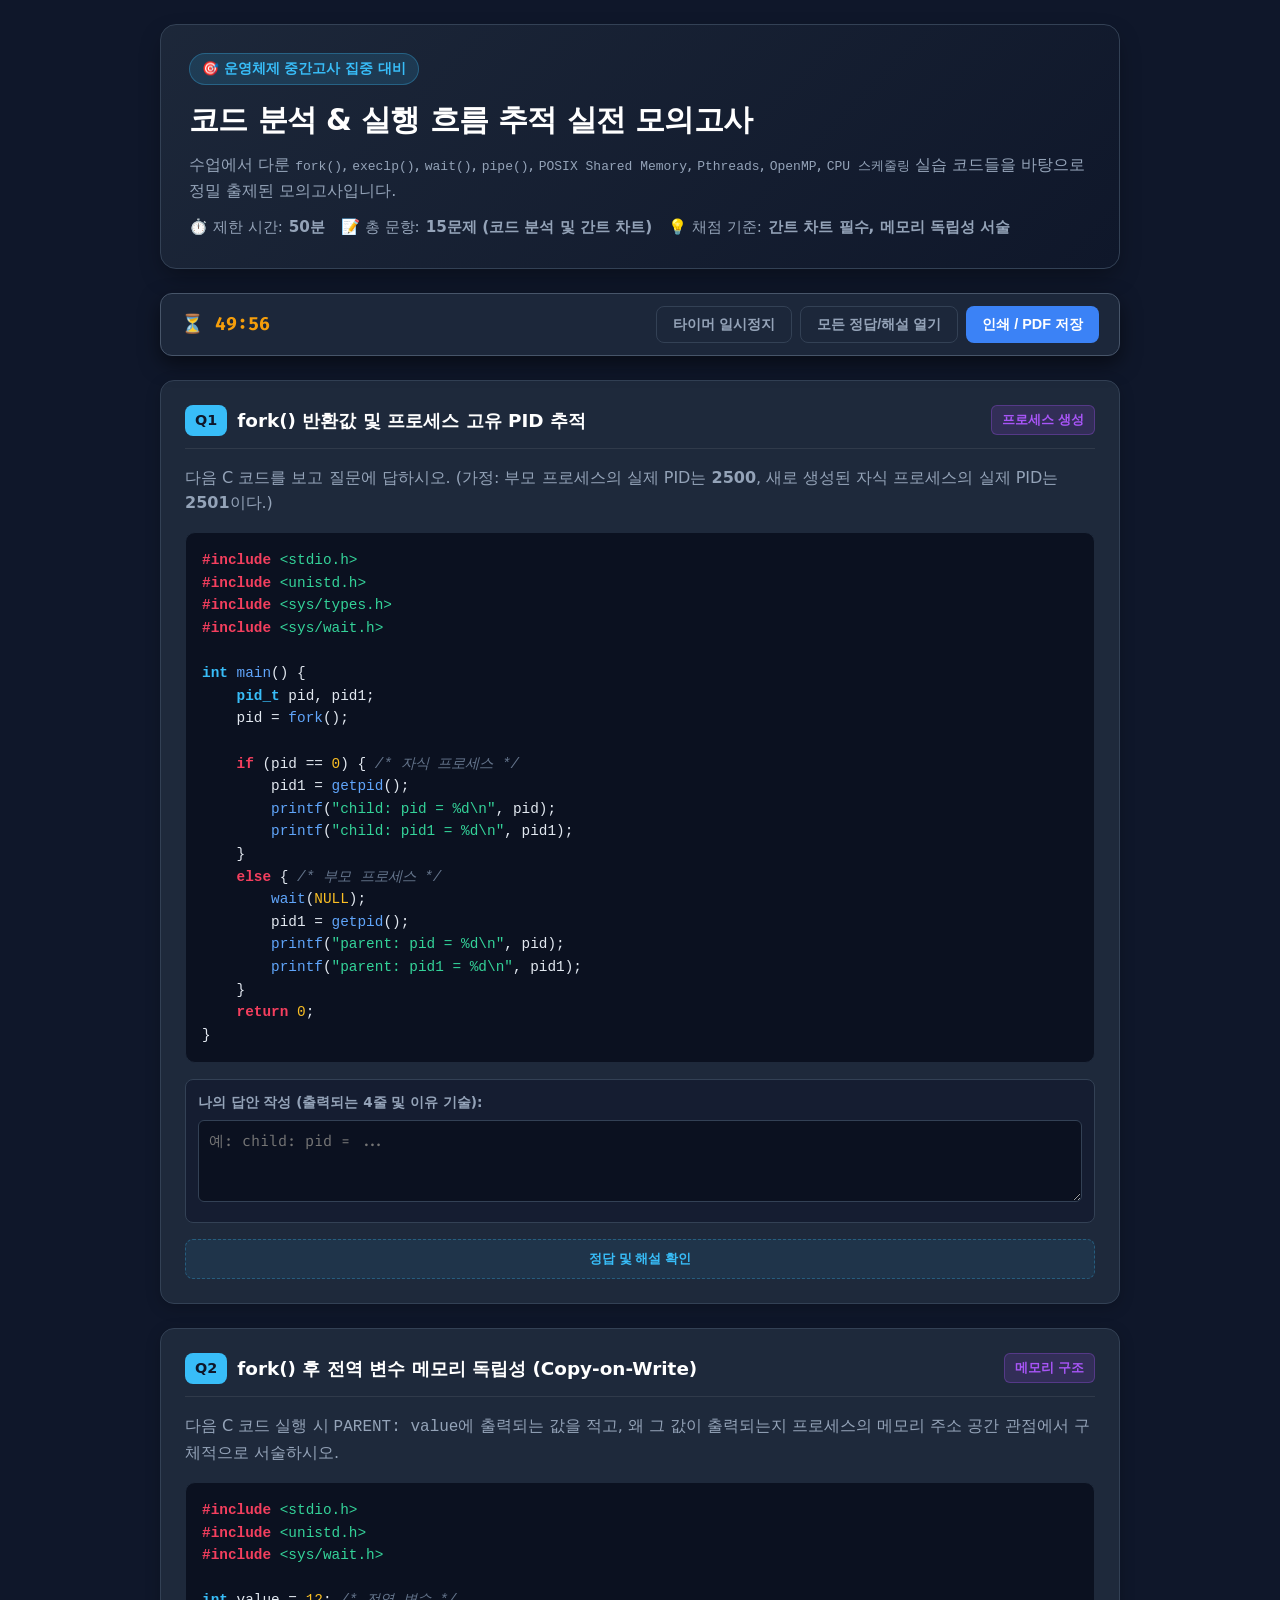
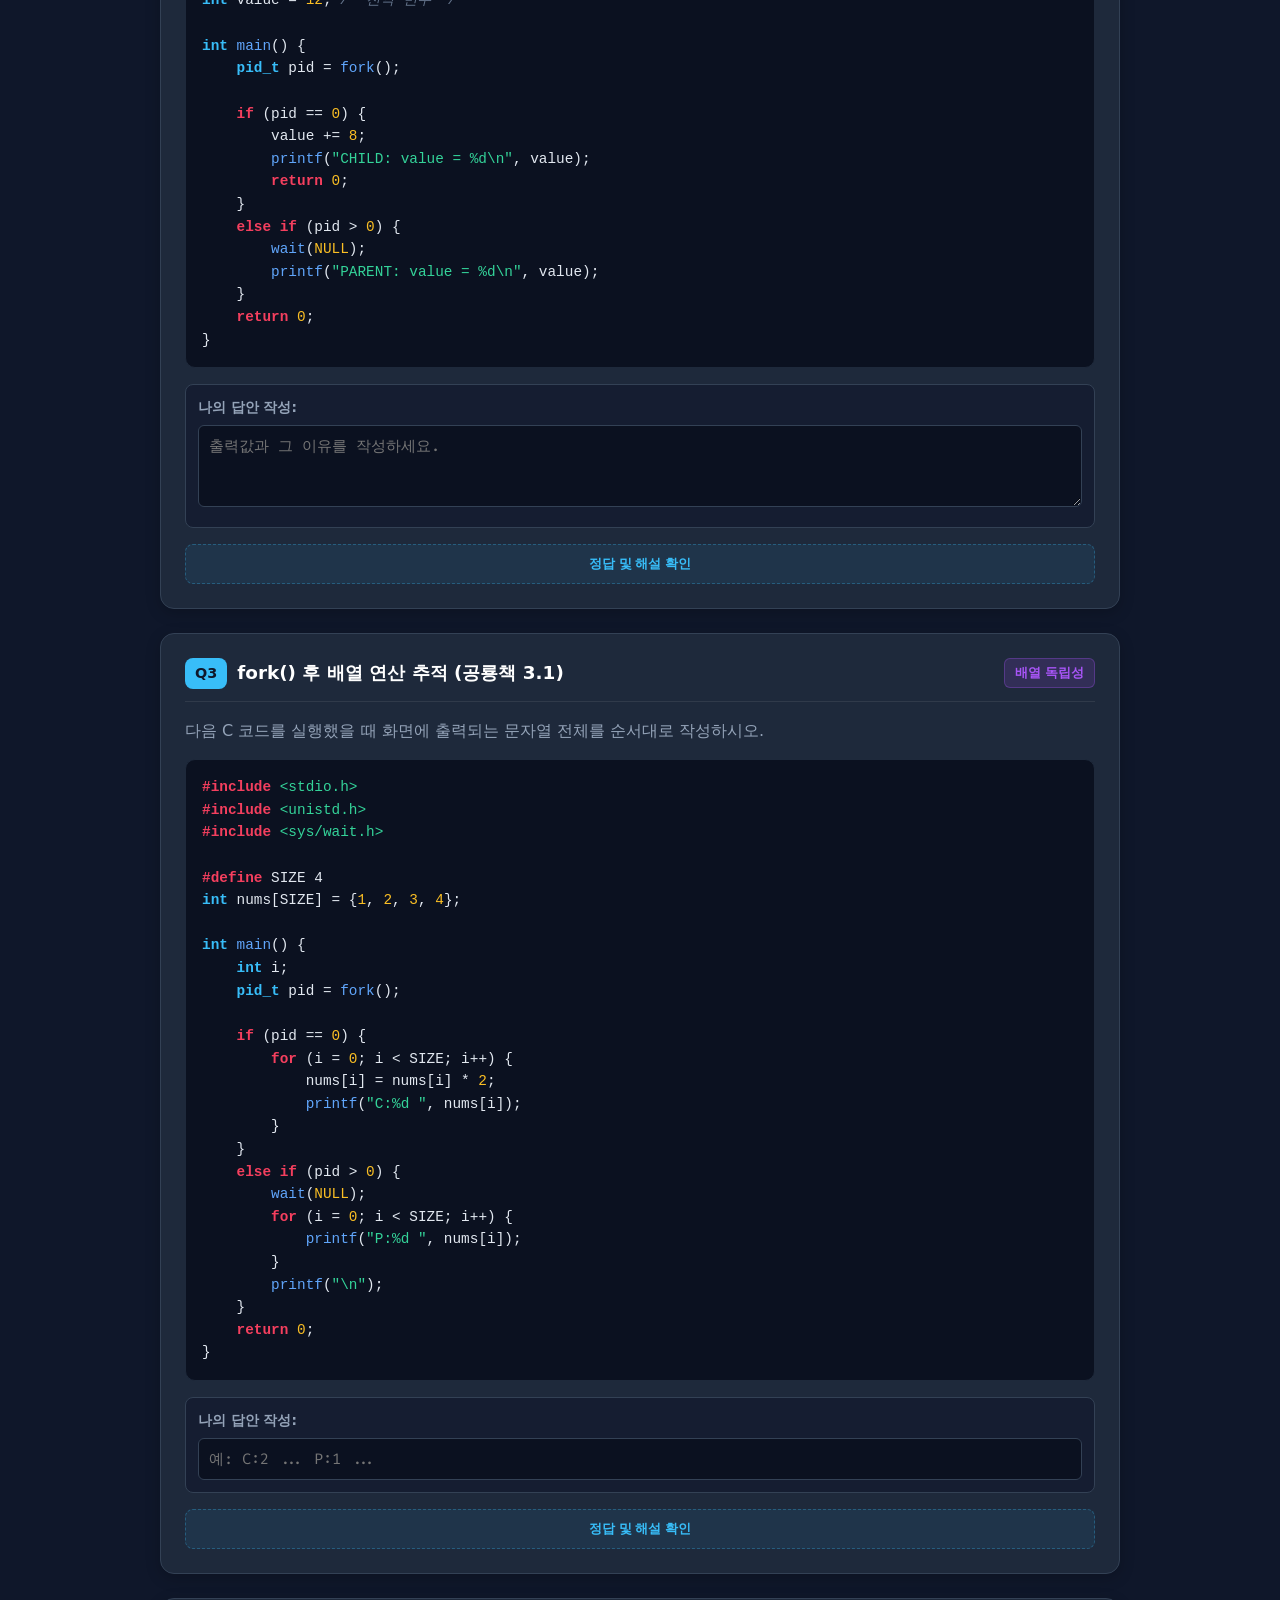
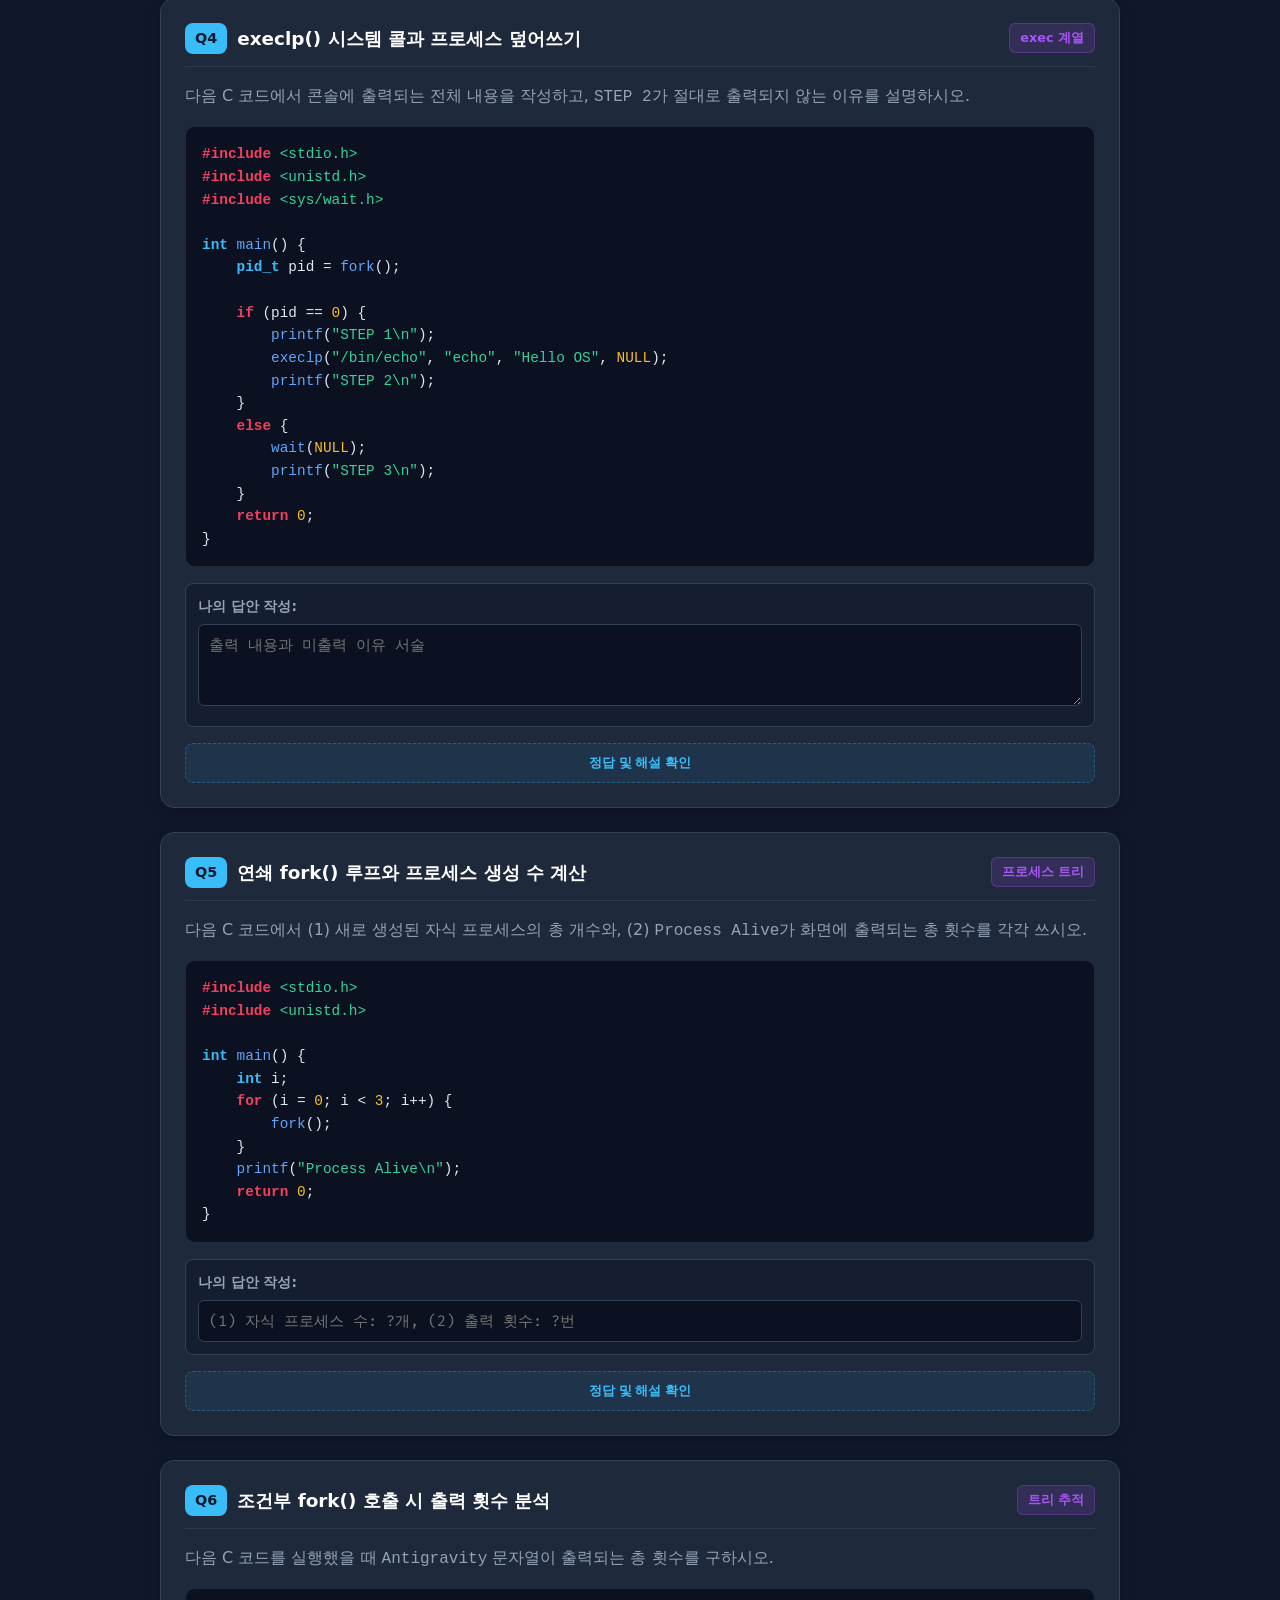
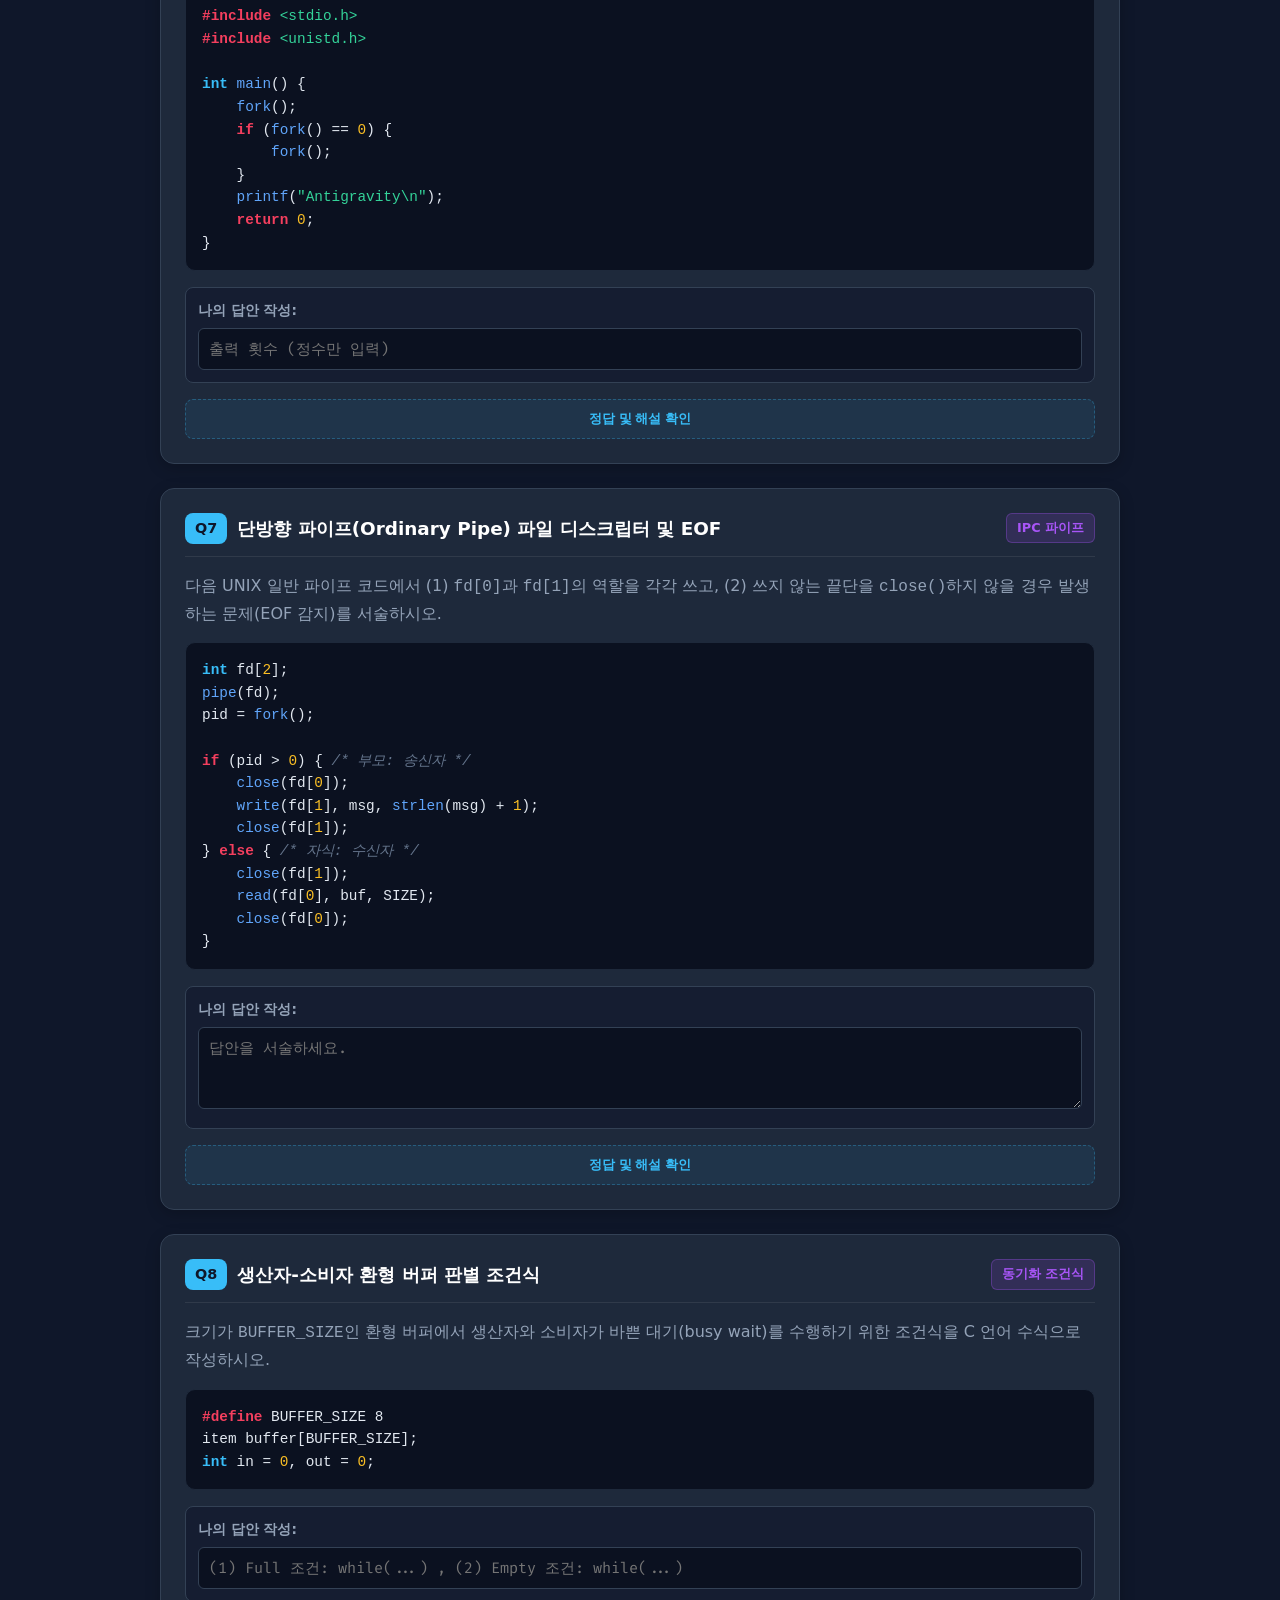
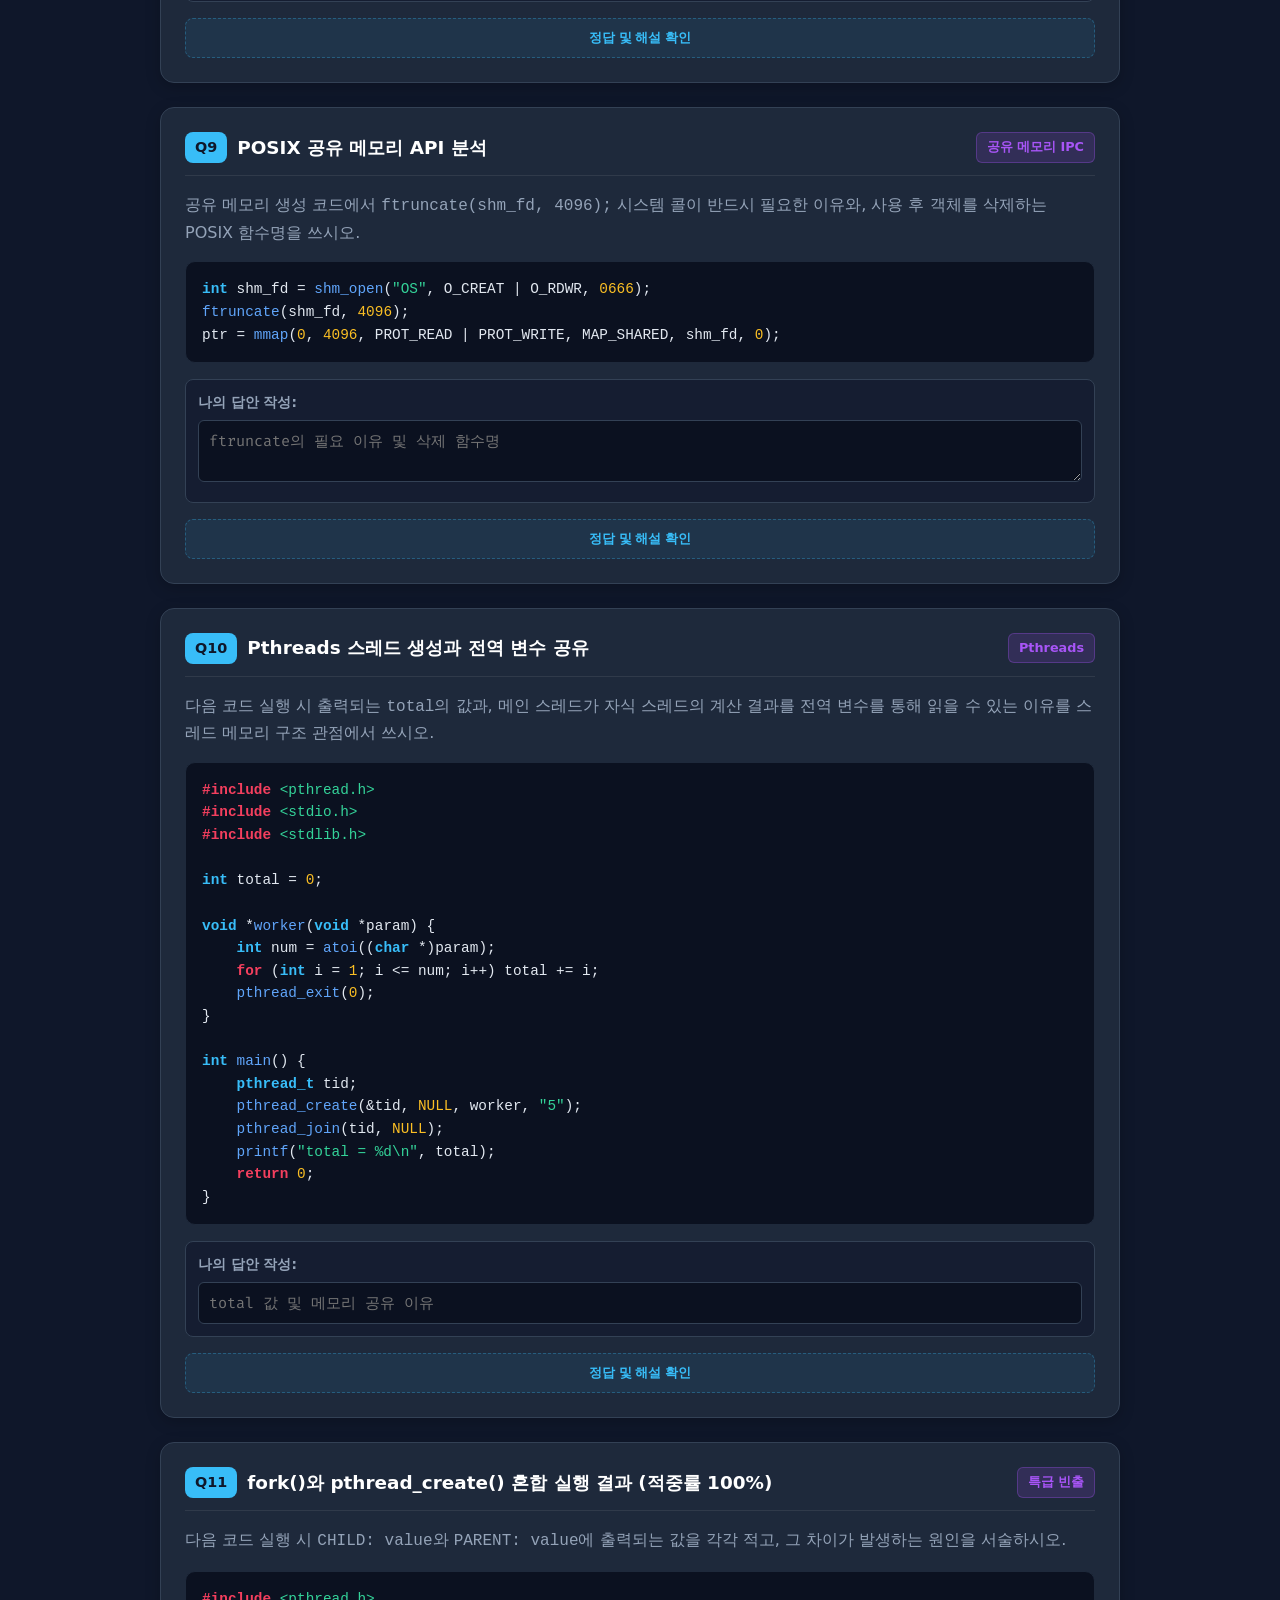
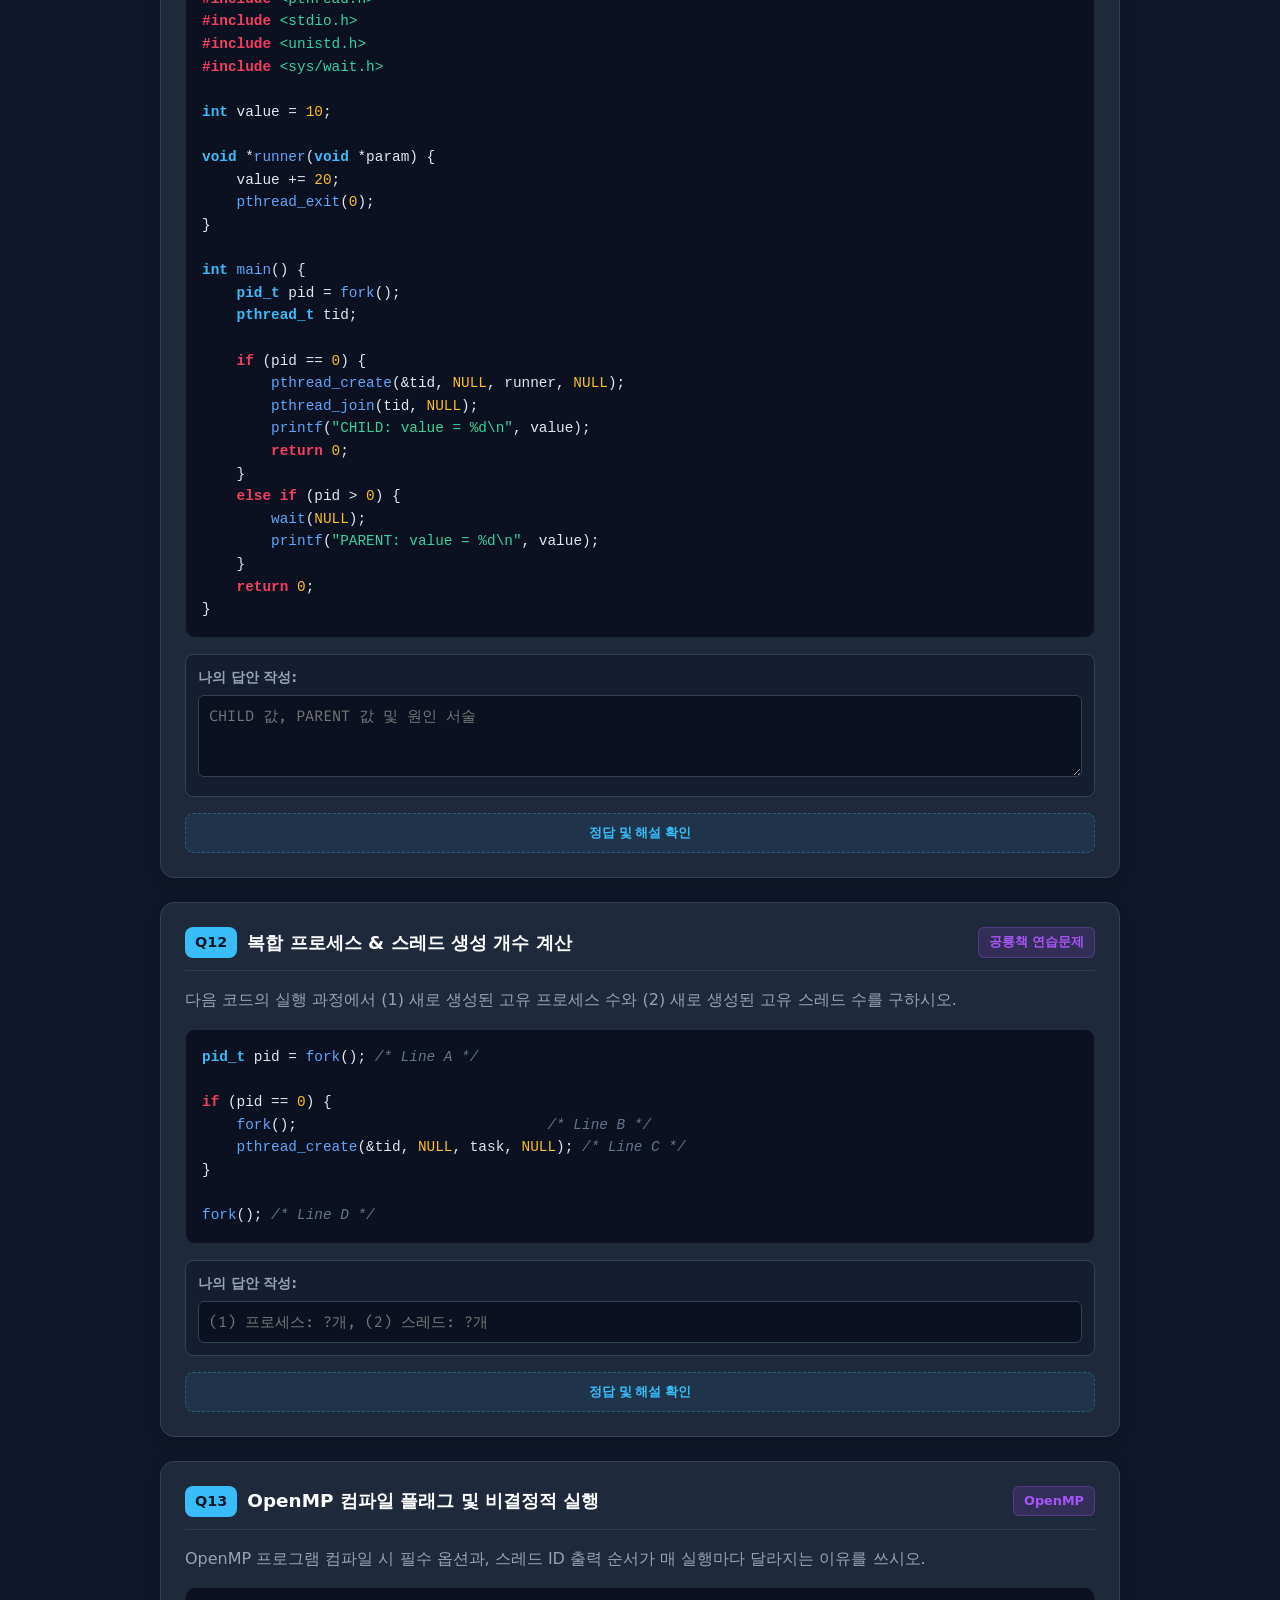
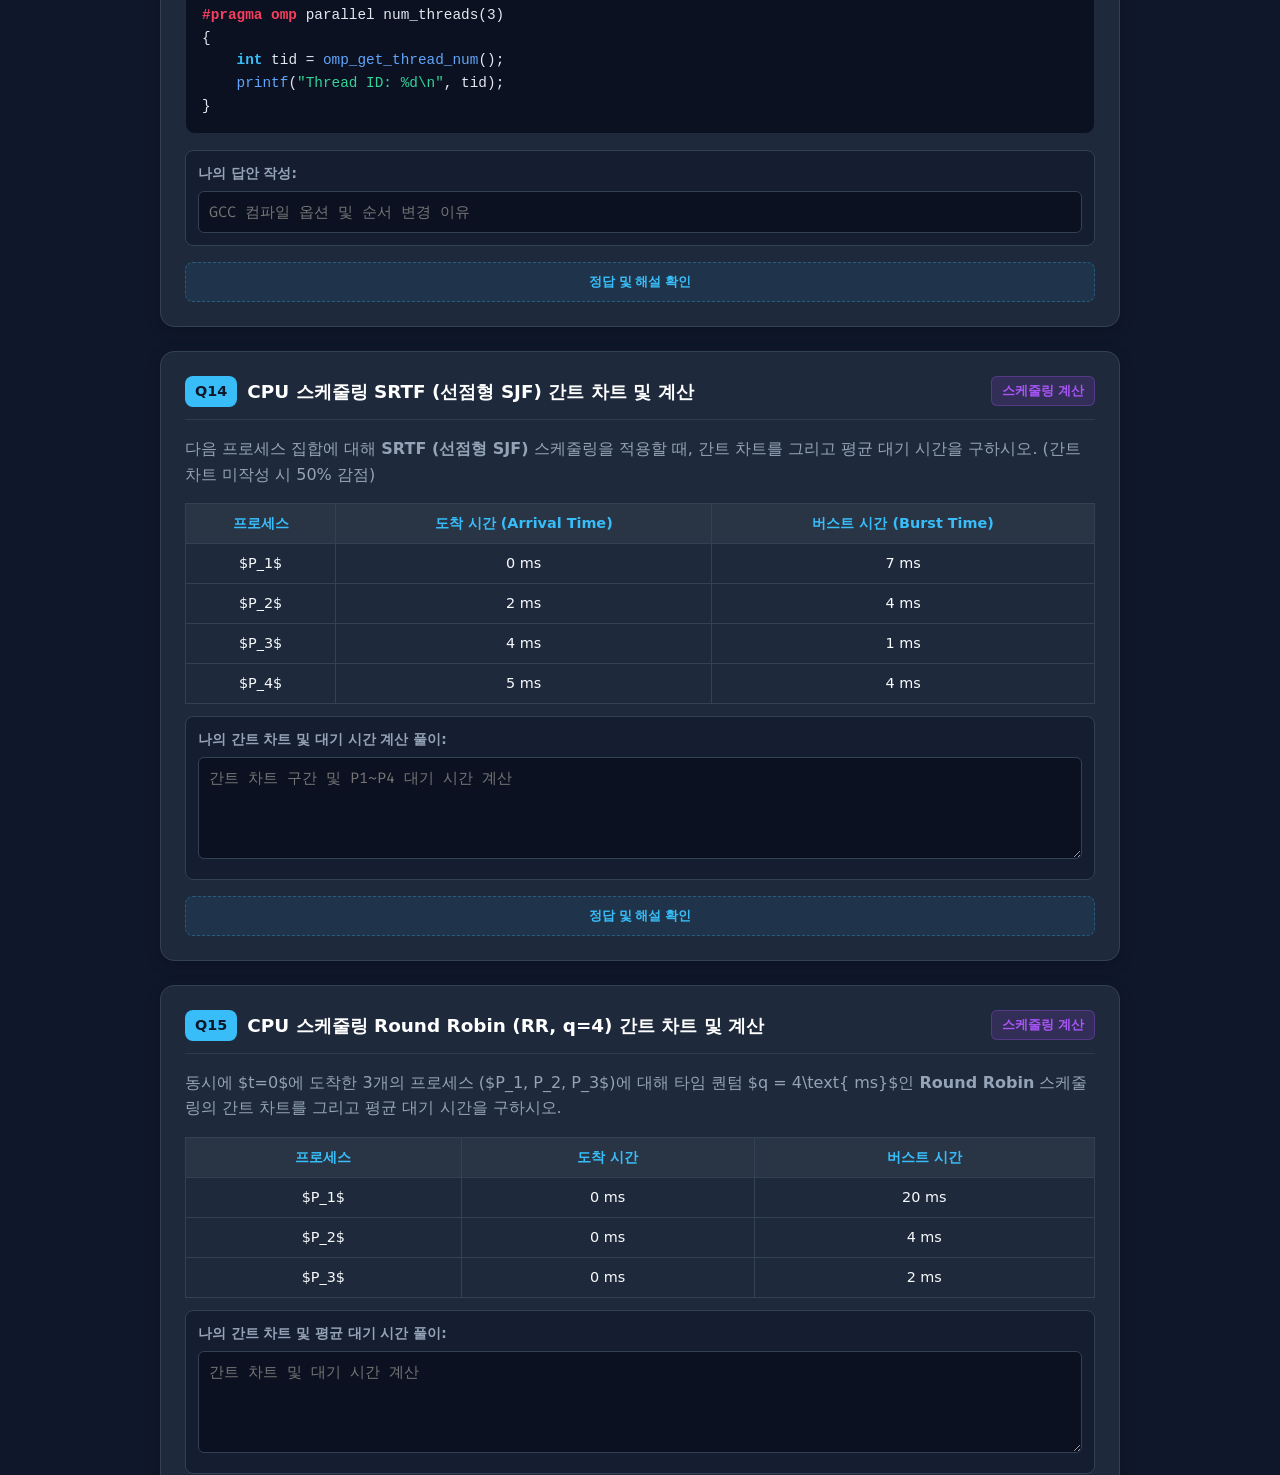
<file: 운영체제_코드분석_실전모의고사.html>
<!DOCTYPE html>
<html lang="ko">
<head>
    <meta charset="UTF-8">
    <meta name="viewport" content="width=device-width, initial-scale=1.0">
    <title>운영체제 중간고사 [코드 분석 전문] 실전 모의고사</title>
    <link rel="preconnect" href="https://fonts.googleapis.com">
    <link rel="preconnect" href="https://fonts.gstatic.com" crossorigin>
    <link href="https://fonts.googleapis.com/css2?family=Fira+Code:wght@400;500;600&family=Pretendard:wght@400;500;600;700;800&display=swap" rel="stylesheet">
    <style>
        :root {
            --bg-primary: #0f172a;
            --bg-card: #1e293b;
            --bg-code: #0b1120;
            --text-primary: #f8fafc;
            --text-secondary: #94a3b8;
            --text-muted: #64748b;
            --accent-cyan: #38bdf8;
            --accent-blue: #3b82f6;
            --accent-green: #10b981;
            --accent-yellow: #f59e0b;
            --accent-purple: #a855f7;
            --accent-red: #ef4444;
            --border-color: #334155;
            --border-highlight: #475569;
        }

        * {
            box-sizing: border-box;
            margin: 0;
            padding: 0;
        }

        body {
            font-family: 'Pretendard', -apple-system, BlinkMacSystemFont, system-ui, Roboto, sans-serif;
            background-color: var(--bg-primary);
            color: var(--text-primary);
            line-height: 1.6;
            padding: 24px;
        }

        .container {
            max-width: 960px;
            margin: 0 auto;
        }

        /* Header & Sticky Bar */
        header {
            background: linear-gradient(135deg, rgba(30, 41, 59, 0.9) 0%, rgba(15, 23, 42, 0.95) 100%);
            border: 1px solid var(--border-color);
            border-radius: 16px;
            padding: 28px;
            margin-bottom: 24px;
            box-shadow: 0 10px 25px -5px rgba(0, 0, 0, 0.4);
            position: relative;
        }

        .exam-badge {
            display: inline-block;
            background: rgba(56, 189, 248, 0.15);
            color: var(--accent-cyan);
            border: 1px solid rgba(56, 189, 248, 0.3);
            font-size: 0.85rem;
            font-weight: 700;
            padding: 4px 12px;
            border-radius: 20px;
            margin-bottom: 12px;
        }

        h1 {
            font-size: 1.85rem;
            font-weight: 800;
            color: #fff;
            margin-bottom: 8px;
            letter-spacing: -0.02em;
        }

        .header-meta {
            display: flex;
            flex-wrap: wrap;
            gap: 16px;
            color: var(--text-secondary);
            font-size: 0.95rem;
            margin-top: 12px;
        }

        .meta-item {
            display: flex;
            align-items: center;
            gap: 6px;
        }

        /* Sticky Control Bar */
        .control-bar {
            position: sticky;
            top: 16px;
            z-index: 100;
            background: rgba(30, 41, 59, 0.95);
            backdrop-filter: blur(12px);
            border: 1px solid var(--border-highlight);
            border-radius: 12px;
            padding: 12px 20px;
            display: flex;
            justify-content: space-between;
            align-items: center;
            margin-bottom: 24px;
            box-shadow: 0 8px 20px rgba(0,0,0,0.5);
        }

        .timer-box {
            display: flex;
            align-items: center;
            gap: 10px;
            font-weight: 700;
            font-size: 1.15rem;
            font-family: 'Fira Code', monospace;
            color: var(--accent-yellow);
        }

        .btn {
            background: var(--accent-blue);
            color: #fff;
            border: none;
            padding: 8px 16px;
            border-radius: 8px;
            font-size: 0.9rem;
            font-weight: 600;
            cursor: pointer;
            transition: all 0.2s;
            display: inline-flex;
            align-items: center;
            gap: 6px;
        }

        .btn:hover {
            opacity: 0.9;
            transform: translateY(-1px);
        }

        .btn-outline {
            background: transparent;
            border: 1px solid var(--border-color);
            color: var(--text-secondary);
        }

        .btn-outline:hover {
            background: var(--bg-card);
            color: var(--text-primary);
        }

        /* Question Cards */
        .q-card {
            background: var(--bg-card);
            border: 1px solid var(--border-color);
            border-radius: 14px;
            padding: 24px;
            margin-bottom: 24px;
            box-shadow: 0 4px 15px rgba(0, 0, 0, 0.2);
            transition: border-color 0.2s;
        }

        .q-card:hover {
            border-color: var(--border-highlight);
        }

        .q-header {
            display: flex;
            justify-content: space-between;
            align-items: flex-start;
            margin-bottom: 16px;
            padding-bottom: 12px;
            border-bottom: 1px solid rgba(255, 255, 255, 0.08);
        }

        .q-title-wrap {
            display: flex;
            align-items: center;
            gap: 10px;
        }

        .q-num {
            background: var(--accent-cyan);
            color: #0f172a;
            font-weight: 800;
            font-size: 0.9rem;
            padding: 4px 10px;
            border-radius: 8px;
        }

        .q-title {
            font-size: 1.15rem;
            font-weight: 700;
            color: #fff;
        }

        .q-tag {
            background: rgba(168, 85, 247, 0.15);
            color: var(--accent-purple);
            font-size: 0.8rem;
            font-weight: 600;
            padding: 4px 10px;
            border-radius: 6px;
            border: 1px solid rgba(168, 85, 247, 0.3);
        }

        .q-desc {
            font-size: 1rem;
            color: var(--text-secondary);
            margin-bottom: 16px;
        }

        /* Code Blocks */
        pre {
            background: var(--bg-code);
            border: 1px solid #1e293b;
            border-radius: 10px;
            padding: 16px;
            overflow-x: auto;
            font-family: 'Fira Code', monospace;
            font-size: 0.9rem;
            line-height: 1.5;
            color: #e2e8f0;
            margin-bottom: 16px;
        }

        code .keyword { color: #f43f5e; font-weight: 600; }
        code .type { color: #38bdf8; font-weight: 600; }
        code .func { color: #60a5fa; }
        code .string { color: #34d399; }
        code .comment { color: #64748b; font-style: italic; }
        code .number { color: #fbbf24; }

        /* Answer Input Area */
        .user-answer-box {
            background: rgba(15, 23, 42, 0.6);
            border: 1px solid var(--border-color);
            border-radius: 8px;
            padding: 12px;
            margin-bottom: 16px;
        }

        .user-answer-box label {
            display: block;
            font-size: 0.85rem;
            font-weight: 600;
            color: var(--text-secondary);
            margin-bottom: 6px;
        }

        .user-answer-box textarea, .user-answer-box input[type="text"] {
            width: 100%;
            background: var(--bg-code);
            border: 1px solid var(--border-color);
            border-radius: 6px;
            padding: 10px;
            color: #fff;
            font-family: 'Fira Code', 'Pretendard', sans-serif;
            font-size: 0.95rem;
            resize: vertical;
        }

        .user-answer-box textarea:focus, .user-answer-box input[type="text"]:focus {
            outline: none;
            border-color: var(--accent-cyan);
        }

        /* Solution Box (Accordion) */
        .solution-toggle {
            width: 100%;
            background: rgba(56, 189, 248, 0.08);
            border: 1px dashed rgba(56, 189, 248, 0.3);
            color: var(--accent-cyan);
            padding: 10px;
            border-radius: 8px;
            font-weight: 600;
            cursor: pointer;
            text-align: center;
            transition: all 0.2s;
        }

        .solution-toggle:hover {
            background: rgba(56, 189, 248, 0.16);
        }

        .solution-content {
            display: none;
            background: rgba(15, 23, 42, 0.85);
            border: 1px solid rgba(16, 185, 129, 0.4);
            border-radius: 8px;
            padding: 16px;
            margin-top: 12px;
            color: var(--text-primary);
        }

        .solution-content.active {
            display: block;
            animation: fadeIn 0.3s ease;
        }

        .sol-header {
            display: flex;
            align-items: center;
            gap: 8px;
            font-weight: 700;
            color: var(--accent-green);
            margin-bottom: 8px;
            font-size: 1rem;
        }

        .sol-body {
            font-size: 0.95rem;
            line-height: 1.6;
            color: #cbd5e1;
        }

        .sol-body strong {
            color: #f1f5f9;
        }

        .sol-body pre {
            background: #020617;
            margin-top: 8px;
            margin-bottom: 8px;
        }

        /* Gantt Chart Box */
        .gantt-chart-display {
            font-family: 'Fira Code', monospace;
            background: #020617;
            border: 1px solid #334155;
            padding: 12px;
            border-radius: 8px;
            color: #38bdf8;
            overflow-x: auto;
            white-space: pre;
            margin: 10px 0;
        }

        /* Table Style */
        table {
            width: 100%;
            border-collapse: collapse;
            margin: 12px 0;
            font-size: 0.9rem;
        }

        th, td {
            border: 1px solid var(--border-color);
            padding: 8px 12px;
            text-align: center;
        }

        th {
            background: rgba(255, 255, 255, 0.05);
            color: var(--accent-cyan);
        }

        @keyframes fadeIn {
            from { opacity: 0; transform: translateY(-4px); }
            to { opacity: 1; transform: translateY(0); }
        }

        footer {
            text-align: center;
            color: var(--text-muted);
            font-size: 0.85rem;
            margin-top: 40px;
            padding: 20px 0;
        }
    </style>
</head>
<body>

<div class="container">
    <!-- Header -->
    <header>
        <span class="exam-badge">🎯 운영체제 중간고사 집중 대비</span>
        <h1>코드 분석 & 실행 흐름 추적 실전 모의고사</h1>
        <p style="color: var(--text-secondary); margin-top: 4px;">
            수업에서 다룬 <code>fork()</code>, <code>execlp()</code>, <code>wait()</code>, <code>pipe()</code>, <code>POSIX Shared Memory</code>, <code>Pthreads</code>, <code>OpenMP</code>, <code>CPU 스케줄링</code> 실습 코드들을 바탕으로 정밀 출제된 모의고사입니다.
        </p>
        <div class="header-meta">
            <div class="meta-item">⏱️ 제한 시간: <strong>50분</strong></div>
            <div class="meta-item">📝 총 문항: <strong>15문제 (코드 분석 및 간트 차트)</strong></div>
            <div class="meta-item">💡 채점 기준: <strong>간트 차트 필수, 메모리 독립성 서술</strong></div>
        </div>
    </header>

    <!-- Sticky Control Bar -->
    <div class="control-bar">
        <div class="timer-box" id="timerDisplay">
            ⏳ 50:00
        </div>
        <div style="display: flex; gap: 8px;">
            <button class="btn btn-outline" id="timerToggleBtn" onclick="toggleTimer()">타이머 일시정지</button>
            <button class="btn btn-outline" onclick="toggleAllSolutions()">모든 정답/해설 열기</button>
            <button class="btn" onclick="window.print()">인쇄 / PDF 저장</button>
        </div>
    </div>

    <!-- Question 1 -->
    <div class="q-card">
        <div class="q-header">
            <div class="q-title-wrap">
                <span class="q-num">Q1</span>
                <span class="q-title">fork() 반환값 및 프로세스 고유 PID 추적</span>
            </div>
            <span class="q-tag">프로세스 생성</span>
        </div>
        <div class="q-desc">
            다음 C 코드를 보고 질문에 답하시오. (가정: 부모 프로세스의 실제 PID는 <strong>2500</strong>, 새로 생성된 자식 프로세스의 실제 PID는 <strong>2501</strong>이다.)
        </div>
        <pre><code><span class="keyword">#include</span> <span class="string">&lt;stdio.h&gt;</span>
<span class="keyword">#include</span> <span class="string">&lt;unistd.h&gt;</span>
<span class="keyword">#include</span> <span class="string">&lt;sys/types.h&gt;</span>
<span class="keyword">#include</span> <span class="string">&lt;sys/wait.h&gt;</span>

<span class="type">int</span> <span class="func">main</span>() {
    <span class="type">pid_t</span> pid, pid1;
    pid = <span class="func">fork</span>();

    <span class="keyword">if</span> (pid == <span class="number">0</span>) { <span class="comment">/* 자식 프로세스 */</span>
        pid1 = <span class="func">getpid</span>();
        <span class="func">printf</span>(<span class="string">"child: pid = %d\n"</span>, pid);
        <span class="func">printf</span>(<span class="string">"child: pid1 = %d\n"</span>, pid1);
    }
    <span class="keyword">else</span> { <span class="comment">/* 부모 프로세스 */</span>
        <span class="func">wait</span>(<span class="number">NULL</span>);
        pid1 = <span class="func">getpid</span>();
        <span class="func">printf</span>(<span class="string">"parent: pid = %d\n"</span>, pid);
        <span class="func">printf</span>(<span class="string">"parent: pid1 = %d\n"</span>, pid1);
    }
    <span class="keyword">return</span> <span class="number">0</span>;
}</code></pre>
        <div class="user-answer-box">
            <label>나의 답안 작성 (출력되는 4줄 및 이유 기술):</label>
            <textarea rows="3" placeholder="예: child: pid = ..."></textarea>
        </div>
        <button class="solution-toggle" onclick="toggleSolution('sol1')">정답 및 해설 확인</button>
        <div class="solution-content" id="sol1">
            <div class="sol-header">✅ 모범 답안 및 상세 풀이</div>
            <div class="sol-body">
                <strong>[출력 화면]</strong>
                <pre>child: pid = 0
child: pid1 = 2501
parent: pid = 2501
parent: pid1 = 2500</pre>
                <strong>[핵심 원리]</strong>
                <ul>
                    <li>부모의 <code>wait(NULL)</code>로 인해 자식 프로세스가 먼저 실행을 마치고 부모가 깨어납니다.</li>
                    <li><code>pid</code> 변수: <code>fork()</code>의 반환값으로, <strong>자식에게는 숫자 0</strong>이, <strong>부모에게는 생성된 자식의 실제 PID(2501)</strong>가 반환됩니다.</li>
                    <li><code>pid1</code> 변수: <code>getpid()</code> 시스템 콜 호출 결과이므로 <strong>호출한 자기 자신의 실제 PID</strong>(자식은 2501, 부모는 2500)가 저장됩니다.</li>
                </ul>
            </div>
        </div>
    </div>

    <!-- Question 2 -->
    <div class="q-card">
        <div class="q-header">
            <div class="q-title-wrap">
                <span class="q-num">Q2</span>
                <span class="q-title">fork() 후 전역 변수 메모리 독립성 (Copy-on-Write)</span>
            </div>
            <span class="q-tag">메모리 구조</span>
        </div>
        <div class="q-desc">
            다음 C 코드 실행 시 <code>PARENT: value</code>에 출력되는 값을 적고, 왜 그 값이 출력되는지 프로세스의 메모리 주소 공간 관점에서 구체적으로 서술하시오.
        </div>
        <pre><code><span class="keyword">#include</span> <span class="string">&lt;stdio.h&gt;</span>
<span class="keyword">#include</span> <span class="string">&lt;unistd.h&gt;</span>
<span class="keyword">#include</span> <span class="string">&lt;sys/wait.h&gt;</span>

<span class="type">int</span> value = <span class="number">12</span>; <span class="comment">/* 전역 변수 */</span>

<span class="type">int</span> <span class="func">main</span>() {
    <span class="type">pid_t</span> pid = <span class="func">fork</span>();

    <span class="keyword">if</span> (pid == <span class="number">0</span>) {
        value += <span class="number">8</span>;
        <span class="func">printf</span>(<span class="string">"CHILD: value = %d\n"</span>, value);
        <span class="keyword">return</span> <span class="number">0</span>;
    }
    <span class="keyword">else</span> <span class="keyword">if</span> (pid &gt; <span class="number">0</span>) {
        <span class="func">wait</span>(<span class="number">NULL</span>);
        <span class="func">printf</span>(<span class="string">"PARENT: value = %d\n"</span>, value);
    }
    <span class="keyword">return</span> <span class="number">0</span>;
}</code></pre>
        <div class="user-answer-box">
            <label>나의 답안 작성:</label>
            <textarea rows="3" placeholder="출력값과 그 이유를 작성하세요."></textarea>
        </div>
        <button class="solution-toggle" onclick="toggleSolution('sol2')">정답 및 해설 확인</button>
        <div class="solution-content" id="sol2">
            <div class="sol-header">✅ 모범 답안 및 상세 풀이</div>
            <div class="sol-body">
                <strong>[출력값]</strong>: <code>PARENT: value = 12</code> (자식은 20 출력)<br><br>
                <strong>[서술 이유]</strong>:<br>
                <code>fork()</code> 시스템 콜 호출 시 자식 프로세스는 부모 프로세스의 가상 주소 공간(Code, Data, Heap, Stack)을 복제하여 <strong>완전히 독립된 별도의 메모리 공간</strong>을 할당받습니다(Copy-on-Write). 자식 프로세스에서 <code>value</code>를 20으로 수정한 것은 오직 <strong>자식의 데이터 세그먼트</strong>에만 반영되므로, 부모 프로세스의 메모리 영역에 있는 <code>value</code>는 전혀 영향을 받지 않고 본래 값인 <strong>12를 그대로 유지</strong>합니다.
            </div>
        </div>
    </div>

    <!-- Question 3 -->
    <div class="q-card">
        <div class="q-header">
            <div class="q-title-wrap">
                <span class="q-num">Q3</span>
                <span class="q-title">fork() 후 배열 연산 추적 (공룡책 3.1)</span>
            </div>
            <span class="q-tag">배열 독립성</span>
        </div>
        <div class="q-desc">
            다음 C 코드를 실행했을 때 화면에 출력되는 문자열 전체를 순서대로 작성하시오.
        </div>
        <pre><code><span class="keyword">#include</span> <span class="string">&lt;stdio.h&gt;</span>
<span class="keyword">#include</span> <span class="string">&lt;unistd.h&gt;</span>
<span class="keyword">#include</span> <span class="string">&lt;sys/wait.h&gt;</span>

<span class="keyword">#define</span> SIZE 4
<span class="type">int</span> nums[SIZE] = {<span class="number">1</span>, <span class="number">2</span>, <span class="number">3</span>, <span class="number">4</span>};

<span class="type">int</span> <span class="func">main</span>() {
    <span class="type">int</span> i;
    <span class="type">pid_t</span> pid = <span class="func">fork</span>();

    <span class="keyword">if</span> (pid == <span class="number">0</span>) {
        <span class="keyword">for</span> (i = <span class="number">0</span>; i &lt; SIZE; i++) {
            nums[i] = nums[i] * <span class="number">2</span>;
            <span class="func">printf</span>(<span class="string">"C:%d "</span>, nums[i]);
        }
    }
    <span class="keyword">else</span> <span class="keyword">if</span> (pid &gt; <span class="number">0</span>) {
        <span class="func">wait</span>(<span class="number">NULL</span>);
        <span class="keyword">for</span> (i = <span class="number">0</span>; i &lt; SIZE; i++) {
            <span class="func">printf</span>(<span class="string">"P:%d "</span>, nums[i]);
        }
        <span class="func">printf</span>(<span class="string">"\n"</span>);
    }
    <span class="keyword">return</span> <span class="number">0</span>;
}</code></pre>
        <div class="user-answer-box">
            <label>나의 답안 작성:</label>
            <input type="text" placeholder="예: C:2 ... P:1 ...">
        </div>
        <button class="solution-toggle" onclick="toggleSolution('sol3')">정답 및 해설 확인</button>
        <div class="solution-content" id="sol3">
            <div class="sol-header">✅ 모범 답안 및 상세 풀이</div>
            <div class="sol-body">
                <strong>[출력 결과]</strong>:
                <pre>C:2 C:4 C:6 C:8 P:1 P:2 P:3 P:4</pre>
                <strong>[해설]</strong>:
                자식 프로세스가 배열 요소들을 2배로 계산하여 <code>2, 4, 6, 8</code>을 출력하고 종료합니다. 부모 프로세스는 <code>wait(NULL)</code>로 대기한 뒤 자신의 배열을 출력하는데, 주소 공간이 독립되어 있으므로 자식이 배열을 바꾼 것은 부모에게 반영되지 않아 부모의 원본 배열 <code>1, 2, 3, 4</code>가 출력됩니다.
            </div>
        </div>
    </div>

    <!-- Question 4 -->
    <div class="q-card">
        <div class="q-header">
            <div class="q-title-wrap">
                <span class="q-num">Q4</span>
                <span class="q-title">execlp() 시스템 콜과 프로세스 덮어쓰기</span>
            </div>
            <span class="q-tag">exec 계열</span>
        </div>
        <div class="q-desc">
            다음 C 코드에서 콘솔에 출력되는 전체 내용을 작성하고, <code>STEP 2</code>가 절대로 출력되지 않는 이유를 설명하시오.
        </div>
        <pre><code><span class="keyword">#include</span> <span class="string">&lt;stdio.h&gt;</span>
<span class="keyword">#include</span> <span class="string">&lt;unistd.h&gt;</span>
<span class="keyword">#include</span> <span class="string">&lt;sys/wait.h&gt;</span>

<span class="type">int</span> <span class="func">main</span>() {
    <span class="type">pid_t</span> pid = <span class="func">fork</span>();

    <span class="keyword">if</span> (pid == <span class="number">0</span>) {
        <span class="func">printf</span>(<span class="string">"STEP 1\n"</span>);
        <span class="func">execlp</span>(<span class="string">"/bin/echo"</span>, <span class="string">"echo"</span>, <span class="string">"Hello OS"</span>, <span class="number">NULL</span>);
        <span class="func">printf</span>(<span class="string">"STEP 2\n"</span>);
    }
    <span class="keyword">else</span> {
        <span class="func">wait</span>(<span class="number">NULL</span>);
        <span class="func">printf</span>(<span class="string">"STEP 3\n"</span>);
    }
    <span class="keyword">return</span> <span class="number">0</span>;
}</code></pre>
        <div class="user-answer-box">
            <label>나의 답안 작성:</label>
            <textarea rows="3" placeholder="출력 내용과 미출력 이유 서술"></textarea>
        </div>
        <button class="solution-toggle" onclick="toggleSolution('sol4')">정답 및 해설 확인</button>
        <div class="solution-content" id="sol4">
            <div class="sol-header">✅ 모범 답안 및 상세 풀이</div>
            <div class="sol-body">
                <strong>[출력 결과]</strong>:
                <pre>STEP 1
Hello OS
STEP 3</pre>
                <strong>[STEP 2가 출력되지 않는 이유]</strong>:<br>
                <code>exec</code> 계열 시스템 콜은 호출 시 현재 프로세스의 메모리 공간(코드, 데이터, 스택, 힙)을 <strong>새로운 실행 바이너리(<code>/bin/echo</code>)로 완전히 대체(덮어쓰기)</strong>합니다. 호출 성공 시 기존 코드는 메모리에서 완전히 사라지고 새 프로그램의 시작점부터 실행되므로, 기존 파일의 다음 행인 <code>printf("STEP 2\n")</code>는 영원히 도달할 수 없습니다.
            </div>
        </div>
    </div>

    <!-- Question 5 -->
    <div class="q-card">
        <div class="q-header">
            <div class="q-title-wrap">
                <span class="q-num">Q5</span>
                <span class="q-title">연쇄 fork() 루프와 프로세스 생성 수 계산</span>
            </div>
            <span class="q-tag">프로세스 트리</span>
        </div>
        <div class="q-desc">
            다음 C 코드에서 (1) 새로 생성된 자식 프로세스의 총 개수와, (2) <code>Process Alive</code>가 화면에 출력되는 총 횟수를 각각 쓰시오.
        </div>
        <pre><code><span class="keyword">#include</span> <span class="string">&lt;stdio.h&gt;</span>
<span class="keyword">#include</span> <span class="string">&lt;unistd.h&gt;</span>

<span class="type">int</span> <span class="func">main</span>() {
    <span class="type">int</span> i;
    <span class="keyword">for</span> (i = <span class="number">0</span>; i &lt; <span class="number">3</span>; i++) {
        <span class="func">fork</span>();
    }
    <span class="func">printf</span>(<span class="string">"Process Alive\n"</span>);
    <span class="keyword">return</span> <span class="number">0</span>;
}</code></pre>
        <div class="user-answer-box">
            <label>나의 답안 작성:</label>
            <input type="text" placeholder="(1) 자식 프로세스 수: ?개, (2) 출력 횟수: ?번">
        </div>
        <button class="solution-toggle" onclick="toggleSolution('sol5')">정답 및 해설 확인</button>
        <div class="solution-content" id="sol5">
            <div class="sol-header">✅ 모범 답안 및 상세 풀이</div>
            <div class="sol-body">
                <strong>[정답]</strong>: (1) 새로 생성된 자식 프로세스 수: <strong>7개</strong>, (2) 출력 횟수: <strong>8번</strong><br><br>
                <strong>[공식 및 풀이]</strong>:
                <ul>
                    <li>루프 횟수 $n = 3$일 때 생성되는 총 프로세스 수 = $2^n = 2^3 = \mathbf{8\text{개}}$</li>
                    <li>초기 부모 프로세스 1개를 제외한 신규 자식 프로세스 수 = $2^n - 1 = 8 - 1 = \mathbf{7\text{개}}$</li>
                    <li>존재하는 모든 8개 프로세스가 각자 1회씩 <code>printf</code>를 실행하므로 총 <strong>8회</strong> 출력됩니다.</li>
                </ul>
            </div>
        </div>
    </div>

    <!-- Question 6 -->
    <div class="q-card">
        <div class="q-header">
            <div class="q-title-wrap">
                <span class="q-num">Q6</span>
                <span class="q-title">조건부 fork() 호출 시 출력 횟수 분석</span>
            </div>
            <span class="q-tag">트리 추적</span>
        </div>
        <div class="q-desc">
            다음 C 코드를 실행했을 때 <code>Antigravity</code> 문자열이 출력되는 총 횟수를 구하시오.
        </div>
        <pre><code><span class="keyword">#include</span> <span class="string">&lt;stdio.h&gt;</span>
<span class="keyword">#include</span> <span class="string">&lt;unistd.h&gt;</span>

<span class="type">int</span> <span class="func">main</span>() {
    <span class="func">fork</span>();
    <span class="keyword">if</span> (<span class="func">fork</span>() == <span class="number">0</span>) {
        <span class="func">fork</span>();
    }
    <span class="func">printf</span>(<span class="string">"Antigravity\n"</span>);
    <span class="keyword">return</span> <span class="number">0</span>;
}</code></pre>
        <div class="user-answer-box">
            <label>나의 답안 작성:</label>
            <input type="text" placeholder="출력 횟수 (정수만 입력)">
        </div>
        <button class="solution-toggle" onclick="toggleSolution('sol6')">정답 및 해설 확인</button>
        <div class="solution-content" id="sol6">
            <div class="sol-header">✅ 모범 답안 및 상세 풀이</div>
            <div class="sol-body">
                <strong>[정답]</strong>: <strong>6번</strong><br><br>
                <strong>[단계별 추적]</strong>:
                <ol>
                    <li>첫 번째 <code>fork()</code>: 부모 $P_0$가 자식 $P_1$을 생성 $\rightarrow$ 2개 프로세스 ($P_0, P_1$)</li>
                    <li>두 번째 <code>if (fork() == 0)</code>:
                        <ul>
                            <li>$P_0$가 fork $\rightarrow$ 자식 $P_2$ 생성. $P_0$는 반환값이 양수이므로 if문 통과 안 함. $P_2$는 반환값 0이므로 if문 진입!</li>
                            <li>$P_1$이 fork $\rightarrow$ 자식 $P_3$ 생성. $P_1$은 통과 안 함. $P_3$는 반환값 0이므로 if문 진입!</li>
                        </ul>
                    </li>
                    <li>if문 내부의 세 번째 <code>fork()</code>:
                        <ul>
                            <li>$P_2$가 fork $\rightarrow$ $P_4$ 생성 (+1)</li>
                            <li>$P_3$가 fork $\rightarrow$ $P_5$ 생성 (+1)</li>
                        </ul>
                    </li>
                    <li>최종 프로세스 집합: $P_0, P_1, P_2, P_3, P_4, P_5$ (총 <strong>6개</strong>)가 각각 <code>printf</code> 실행.</li>
                </ol>
            </div>
        </div>
    </div>

    <!-- Question 7 -->
    <div class="q-card">
        <div class="q-header">
            <div class="q-title-wrap">
                <span class="q-num">Q7</span>
                <span class="q-title">단방향 파이프(Ordinary Pipe) 파일 디스크립터 및 EOF</span>
            </div>
            <span class="q-tag">IPC 파이프</span>
        </div>
        <div class="q-desc">
            다음 UNIX 일반 파이프 코드에서 (1) <code>fd[0]</code>과 <code>fd[1]</code>의 역할을 각각 쓰고, (2) 쓰지 않는 끝단을 <code>close()</code>하지 않을 경우 발생하는 문제(EOF 감지)를 서술하시오.
        </div>
        <pre><code><span class="type">int</span> fd[<span class="number">2</span>];
<span class="func">pipe</span>(fd);
pid = <span class="func">fork</span>();

<span class="keyword">if</span> (pid &gt; <span class="number">0</span>) { <span class="comment">/* 부모: 송신자 */</span>
    <span class="func">close</span>(fd[<span class="number">0</span>]);
    <span class="func">write</span>(fd[<span class="number">1</span>], msg, <span class="func">strlen</span>(msg) + <span class="number">1</span>);
    <span class="func">close</span>(fd[<span class="number">1</span>]);
} <span class="keyword">else</span> { <span class="comment">/* 자식: 수신자 */</span>
    <span class="func">close</span>(fd[<span class="number">1</span>]);
    <span class="func">read</span>(fd[<span class="number">0</span>], buf, SIZE);
    <span class="func">close</span>(fd[<span class="number">0</span>]);
}</code></pre>
        <div class="user-answer-box">
            <label>나의 답안 작성:</label>
            <textarea rows="3" placeholder="답안을 서술하세요."></textarea>
        </div>
        <button class="solution-toggle" onclick="toggleSolution('sol7')">정답 및 해설 확인</button>
        <div class="solution-content" id="sol7">
            <div class="sol-header">✅ 모범 답안 및 상세 풀이</div>
            <div class="sol-body">
                <strong>(1) 파일 디스크립터 역할</strong>:
                <ul>
                    <li><code>fd[0]</code>: 파이프의 읽기 끝단 (READ_END)</li>
                    <li><code>fd[1]</code>: 파이프의 쓰기 끝단 (WRITE_END)</li>
                </ul>
                <strong>(2) close()의 중요성</strong>:<br>
                파이프의 쓰기 끝단(<code>fd[1]</code>)이 열려 있는 프로세스가 시스템에 단 하나라도 남아 있으면, 읽기 함수 <code>read()</code>는 데이터가 더 들어올 수 있다고 판단하여 무한정 블록(대기) 상태에 빠집니다. 모든 쓰기 끝단이 <code>close()</code>되어야만 <code>read()</code>가 <strong>파일의 끝(EOF, 반환값 0)</strong>을 감지하고 정상 종료할 수 있습니다.
            </div>
        </div>
    </div>

    <!-- Question 8 -->
    <div class="q-card">
        <div class="q-header">
            <div class="q-title-wrap">
                <span class="q-num">Q8</span>
                <span class="q-title">생산자-소비자 환형 버퍼 판별 조건식</span>
            </div>
            <span class="q-tag">동기화 조건식</span>
        </div>
        <div class="q-desc">
            크기가 <code>BUFFER_SIZE</code>인 환형 버퍼에서 생산자와 소비자가 바쁜 대기(busy wait)를 수행하기 위한 조건식을 C 언어 수식으로 작성하시오.
        </div>
        <pre><code><span class="keyword">#define</span> BUFFER_SIZE 8
item buffer[BUFFER_SIZE];
<span class="type">int</span> in = <span class="number">0</span>, out = <span class="number">0</span>;</code></pre>
        <div class="user-answer-box">
            <label>나의 답안 작성:</label>
            <input type="text" placeholder="(1) Full 조건: while(...) , (2) Empty 조건: while(...)">
        </div>
        <button class="solution-toggle" onclick="toggleSolution('sol8')">정답 및 해설 확인</button>
        <div class="solution-content" id="sol8">
            <div class="sol-header">✅ 모범 답안 및 상세 풀이</div>
            <div class="sol-body">
                <strong>(1) 버퍼 가득 참(Full) 판별식</strong>:
                <pre>while (((in + 1) % BUFFER_SIZE) == out) ;</pre>
                <strong>(2) 버퍼 비어 있음(Empty) 판별식</strong>:
                <pre>while (in == out) ;</pre>
                <strong>(3) 최대 저장 아이템 수</strong>: <code>BUFFER_SIZE - 1</code> = <strong>7개</strong><br>
                (이유: 한 칸을 비워두지 않고 8칸을 모두 채우면 <code>in == out</code>이 되어 빈 상태와 꽉 찬 상태를 포인터만으로 구분할 수 없기 때문)
            </div>
        </div>
    </div>

    <!-- Question 9 -->
    <div class="q-card">
        <div class="q-header">
            <div class="q-title-wrap">
                <span class="q-num">Q9</span>
                <span class="q-title">POSIX 공유 메모리 API 분석</span>
            </div>
            <span class="q-tag">공유 메모리 IPC</span>
        </div>
        <div class="q-desc">
            공유 메모리 생성 코드에서 <code>ftruncate(shm_fd, 4096);</code> 시스템 콜이 반드시 필요한 이유와, 사용 후 객체를 삭제하는 POSIX 함수명을 쓰시오.
        </div>
        <pre><code><span class="type">int</span> shm_fd = <span class="func">shm_open</span>(<span class="string">"OS"</span>, O_CREAT | O_RDWR, <span class="number">0666</span>);
<span class="func">ftruncate</span>(shm_fd, <span class="number">4096</span>);
ptr = <span class="func">mmap</span>(<span class="number">0</span>, <span class="number">4096</span>, PROT_READ | PROT_WRITE, MAP_SHARED, shm_fd, <span class="number">0</span>);</code></pre>
        <div class="user-answer-box">
            <label>나의 답안 작성:</label>
            <textarea rows="2" placeholder="ftruncate의 필요 이유 및 삭제 함수명"></textarea>
        </div>
        <button class="solution-toggle" onclick="toggleSolution('sol9')">정답 및 해설 확인</button>
        <div class="solution-content" id="sol9">
            <div class="sol-header">✅ 모범 답안 및 상세 풀이</div>
            <div class="sol-body">
                <strong>[ftruncate 필요 이유]</strong>:<br>
                <code>shm_open()</code>으로 최초 생성된 공유 메모리 객체는 크기가 0바이트입니다. 따라서 <code>ftruncate()</code>를 호출하여 실제 데이터를 저장할 물리적 크기(4096바이트)를 확정 및 할당해야 합니다.<br><br>
                <strong>[공유 메모리 삭제 함수]</strong>: <code>shm_unlink("OS");</code>
            </div>
        </div>
    </div>

    <!-- Question 10 -->
    <div class="q-card">
        <div class="q-header">
            <div class="q-title-wrap">
                <span class="q-num">Q10</span>
                <span class="q-title">Pthreads 스레드 생성과 전역 변수 공유</span>
            </div>
            <span class="q-tag">Pthreads</span>
        </div>
        <div class="q-desc">
            다음 코드 실행 시 출력되는 <code>total</code>의 값과, 메인 스레드가 자식 스레드의 계산 결과를 전역 변수를 통해 읽을 수 있는 이유를 스레드 메모리 구조 관점에서 쓰시오.
        </div>
        <pre><code><span class="keyword">#include</span> <span class="string">&lt;pthread.h&gt;</span>
<span class="keyword">#include</span> <span class="string">&lt;stdio.h&gt;</span>
<span class="keyword">#include</span> <span class="string">&lt;stdlib.h&gt;</span>

<span class="type">int</span> total = <span class="number">0</span>;

<span class="type">void</span> *<span class="func">worker</span>(<span class="type">void</span> *param) {
    <span class="type">int</span> num = <span class="func">atoi</span>((<span class="type">char</span> *)param);
    <span class="keyword">for</span> (<span class="type">int</span> i = <span class="number">1</span>; i &lt;= num; i++) total += i;
    <span class="func">pthread_exit</span>(<span class="number">0</span>);
}

<span class="type">int</span> <span class="func">main</span>() {
    <span class="type">pthread_t</span> tid;
    <span class="func">pthread_create</span>(&amp;tid, <span class="number">NULL</span>, worker, <span class="string">"5"</span>);
    <span class="func">pthread_join</span>(tid, <span class="number">NULL</span>);
    <span class="func">printf</span>(<span class="string">"total = %d\n"</span>, total);
    <span class="keyword">return</span> <span class="number">0</span>;
}</code></pre>
        <div class="user-answer-box">
            <label>나의 답안 작성:</label>
            <input type="text" placeholder="total 값 및 메모리 공유 이유">
        </div>
        <button class="solution-toggle" onclick="toggleSolution('sol10')">정답 및 해설 확인</button>
        <div class="solution-content" id="sol10">
            <div class="sol-header">✅ 모범 답안 및 상세 풀이</div>
            <div class="sol-body">
                <strong>[출력값]</strong>: <code>total = 15</code> ($1+2+3+4+5=15$)<br><br>
                <strong>[이유]</strong>:<br>
                같은 프로세스 내에서 생성된 스레드들은 프로세스의 <strong>데이터 세그먼트(Data Segment, 전역/정적 변수)</strong>와 힙 영역을 완전히 공유합니다. 따라서 <code>worker</code> 스레드가 수정한 전역 변수 <code>total</code>은 메인 스레드에서도 동일한 메모리 주소를 통해 즉시 읽을 수 있습니다.
            </div>
        </div>
    </div>

    <!-- Question 11 -->
    <div class="q-card">
        <div class="q-header">
            <div class="q-title-wrap">
                <span class="q-num">Q11</span>
                <span class="q-title">fork()와 pthread_create() 혼합 실행 결과 (적중률 100%)</span>
            </div>
            <span class="q-tag">특급 빈출</span>
        </div>
        <div class="q-desc">
            다음 코드 실행 시 <code>CHILD: value</code>와 <code>PARENT: value</code>에 출력되는 값을 각각 적고, 그 차이가 발생하는 원인을 서술하시오.
        </div>
        <pre><code><span class="keyword">#include</span> <span class="string">&lt;pthread.h&gt;</span>
<span class="keyword">#include</span> <span class="string">&lt;stdio.h&gt;</span>
<span class="keyword">#include</span> <span class="string">&lt;unistd.h&gt;</span>
<span class="keyword">#include</span> <span class="string">&lt;sys/wait.h&gt;</span>

<span class="type">int</span> value = <span class="number">10</span>;

<span class="type">void</span> *<span class="func">runner</span>(<span class="type">void</span> *param) {
    value += <span class="number">20</span>;
    <span class="func">pthread_exit</span>(<span class="number">0</span>);
}

<span class="type">int</span> <span class="func">main</span>() {
    <span class="type">pid_t</span> pid = <span class="func">fork</span>();
    <span class="type">pthread_t</span> tid;

    <span class="keyword">if</span> (pid == <span class="number">0</span>) {
        <span class="func">pthread_create</span>(&amp;tid, <span class="number">NULL</span>, runner, <span class="number">NULL</span>);
        <span class="func">pthread_join</span>(tid, <span class="number">NULL</span>);
        <span class="func">printf</span>(<span class="string">"CHILD: value = %d\n"</span>, value);
        <span class="keyword">return</span> <span class="number">0</span>;
    }
    <span class="keyword">else</span> <span class="keyword">if</span> (pid &gt; <span class="number">0</span>) {
        <span class="func">wait</span>(<span class="number">NULL</span>);
        <span class="func">printf</span>(<span class="string">"PARENT: value = %d\n"</span>, value);
    }
    <span class="keyword">return</span> <span class="number">0</span>;
}</code></pre>
        <div class="user-answer-box">
            <label>나의 답안 작성:</label>
            <textarea rows="3" placeholder="CHILD 값, PARENT 값 및 원인 서술"></textarea>
        </div>
        <button class="solution-toggle" onclick="toggleSolution('sol11')">정답 및 해설 확인</button>
        <div class="solution-content" id="sol11">
            <div class="sol-header">✅ 모범 답안 및 상세 풀이</div>
            <div class="sol-body">
                <strong>[출력값]</strong>:
                <pre>CHILD: value = 30
PARENT: value = 10</pre>
                <strong>[원인 서술]</strong>:
                <ul>
                    <li><strong>자식 프로세스 내부</strong>: 메인 스레드와 <code>runner</code> 스레드가 동일한 자식 프로세스의 전역 변수 <code>value</code>를 공유하므로 10 + 20 = <strong>30</strong>이 출력됩니다.</li>
                    <li><strong>부모 프로세스</strong>: 부모와 자식은 <code>fork()</code>로 인해 <strong>완전히 독립된 별도의 메모리 주소 공간</strong>을 가집니다. 자식 프로세스 안의 스레드가 <code>value</code>를 수정한 것은 부모의 주소 공간에 전혀 영향을 주지 못하므로 부모는 초기값인 <strong>10</strong>을 그대로 출력합니다.</li>
                </ul>
            </div>
        </div>
    </div>

    <!-- Question 12 -->
    <div class="q-card">
        <div class="q-header">
            <div class="q-title-wrap">
                <span class="q-num">Q12</span>
                <span class="q-title">복합 프로세스 & 스레드 생성 개수 계산</span>
            </div>
            <span class="q-tag">공룡책 연습문제</span>
        </div>
        <div class="q-desc">
            다음 코드의 실행 과정에서 (1) 새로 생성된 고유 프로세스 수와 (2) 새로 생성된 고유 스레드 수를 구하시오.
        </div>
        <pre><code><span class="type">pid_t</span> pid = <span class="func">fork</span>(); <span class="comment">/* Line A */</span>

<span class="keyword">if</span> (pid == <span class="number">0</span>) {
    <span class="func">fork</span>();                             <span class="comment">/* Line B */</span>
    <span class="func">pthread_create</span>(&amp;tid, <span class="number">NULL</span>, task, <span class="number">NULL</span>); <span class="comment">/* Line C */</span>
}

<span class="func">fork</span>(); <span class="comment">/* Line D */</span></code></pre>
        <div class="user-answer-box">
            <label>나의 답안 작성:</label>
            <input type="text" placeholder="(1) 프로세스: ?개, (2) 스레드: ?개">
        </div>
        <button class="solution-toggle" onclick="toggleSolution('sol12')">정답 및 해설 확인</button>
        <div class="solution-content" id="sol12">
            <div class="sol-header">✅ 모범 답안 및 상세 풀이</div>
            <div class="sol-body">
                <strong>[정답]</strong>: (1) 새로 생성된 고유 프로세스: <strong>5개</strong>, (2) 새로 생성된 고유 스레드: <strong>2개</strong><br><br>
                <strong>[상세 추적]</strong>:
                <ol>
                    <li>Line A: 부모 $P_0$가 자식 $P_1$ 생성 $\rightarrow$ 총 2개 ($P_0, P_1$)</li>
                    <li>Line B: 오직 자식 $P_1$만 진입하여 $P_2$ 생성 $\rightarrow$ 총 3개 ($P_0, P_1, P_2$)</li>
                    <li>Line C: $P_1$과 $P_2$가 각각 1개씩 스레드 생성 $\rightarrow$ <strong>스레드 2개</strong></li>
                    <li>Line D: if문 밖이므로 현재 존재하는 $P_0, P_1, P_2$가 각각 fork $\rightarrow$ 신규 $P_3, P_4, P_5$ 생성 (+3)</li>
                    <li>새로 생성된 고유 프로세스 = $P_1, P_2, P_3, P_4, P_5$ (총 <strong>5개</strong>, 초기 부모 포함 시 6개)</li>
                </ol>
            </div>
        </div>
    </div>

    <!-- Question 13 -->
    <div class="q-card">
        <div class="q-header">
            <div class="q-title-wrap">
                <span class="q-num">Q13</span>
                <span class="q-title">OpenMP 컴파일 플래그 및 비결정적 실행</span>
            </div>
            <span class="q-tag">OpenMP</span>
        </div>
        <div class="q-desc">
            OpenMP 프로그램 컴파일 시 필수 옵션과, 스레드 ID 출력 순서가 매 실행마다 달라지는 이유를 쓰시오.
        </div>
        <pre><code><span class="keyword">#pragma omp</span> parallel num_threads(3)
{
    <span class="type">int</span> tid = <span class="func">omp_get_thread_num</span>();
    <span class="func">printf</span>(<span class="string">"Thread ID: %d\n"</span>, tid);
}</code></pre>
        <div class="user-answer-box">
            <label>나의 답안 작성:</label>
            <input type="text" placeholder="GCC 컴파일 옵션 및 순서 변경 이유">
        </div>
        <button class="solution-toggle" onclick="toggleSolution('sol13')">정답 및 해설 확인</button>
        <div class="solution-content" id="sol13">
            <div class="sol-header">✅ 모범 답안 및 상세 풀이</div>
            <div class="sol-body">
                <strong>(1) 컴파일러 옵션</strong>: <code>-fopenmp</code> (예: <code>gcc -fopenmp thread.c</code>)<br><br>
                <strong>(2) 순서가 달라지는 이유</strong>:<br>
                생성된 3개의 스레드는 멀티코어 환경에서 운영체제 CPU 스케줄러에 의해 독립적으로 병렬 스케줄링됩니다. 어떤 스레드가 CPU를 먼저 할당받아 실행될지는 시스템 상태에 따라 비결정적(Non-deterministic)이므로 출력 순서는 매번 달라질 수 있습니다.
            </div>
        </div>
    </div>

    <!-- Question 14 -->
    <div class="q-card">
        <div class="q-header">
            <div class="q-title-wrap">
                <span class="q-num">Q14</span>
                <span class="q-title">CPU 스케줄링 SRTF (선점형 SJF) 간트 차트 및 계산</span>
            </div>
            <span class="q-tag">스케줄링 계산</span>
        </div>
        <div class="q-desc">
            다음 프로세스 집합에 대해 <strong>SRTF (선점형 SJF)</strong> 스케줄링을 적용할 때, 간트 차트를 그리고 평균 대기 시간을 구하시오. (간트 차트 미작성 시 50% 감점)
        </div>
        <table>
            <tr><th>프로세스</th><th>도착 시간 (Arrival Time)</th><th>버스트 시간 (Burst Time)</th></tr>
            <tr><td>$P_1$</td><td>0 ms</td><td>7 ms</td></tr>
            <tr><td>$P_2$</td><td>2 ms</td><td>4 ms</td></tr>
            <tr><td>$P_3$</td><td>4 ms</td><td>1 ms</td></tr>
            <tr><td>$P_4$</td><td>5 ms</td><td>4 ms</td></tr>
        </table>
        <div class="user-answer-box">
            <label>나의 간트 차트 및 대기 시간 계산 풀이:</label>
            <textarea rows="4" placeholder="간트 차트 구간 및 P1~P4 대기 시간 계산"></textarea>
        </div>
        <button class="solution-toggle" onclick="toggleSolution('sol14')">정답 및 해설 확인</button>
        <div class="solution-content" id="sol14">
            <div class="sol-header">✅ 모범 답안 및 상세 풀이</div>
            <div class="sol-body">
                <strong>(1) 간트 차트 (Gantt Chart)</strong>:
                <div class="gantt-chart-display">| P1 | P2 | P3 | P2 | P4 |   P1   |
0    2    4    5    7    11       16</div>
                <strong>(2) 각 프로세스별 대기 시간</strong>:
                <ul>
                    <li>$P_1$: $16 - 0 - 7 = \mathbf{9\text{ ms}}$ (또는 $(0-0) + (11-2) = 9$)</li>
                    <li>$P_2$: $7 - 2 - 4 = \mathbf{1\text{ ms}}$ (또는 $(2-2) + (5-4) = 1$)</li>
                    <li>$P_3$: $5 - 4 - 1 = \mathbf{0\text{ ms}}$</li>
                    <li>$P_4$: $11 - 5 - 4 = \mathbf{2\text{ ms}}$</li>
                </ul>
                <strong>(3) 평균 대기 시간</strong>:
                $$\frac{9 + 1 + 0 + 2}{4} = \frac{12}{4} = \mathbf{3.0\text{ ms}}$$
            </div>
        </div>
    </div>

    <!-- Question 15 -->
    <div class="q-card">
        <div class="q-header">
            <div class="q-title-wrap">
                <span class="q-num">Q15</span>
                <span class="q-title">CPU 스케줄링 Round Robin (RR, q=4) 간트 차트 및 계산</span>
            </div>
            <span class="q-tag">스케줄링 계산</span>
        </div>
        <div class="q-desc">
            동시에 $t=0$에 도착한 3개의 프로세스 ($P_1, P_2, P_3$)에 대해 타임 퀀텀 $q = 4\text{ ms}$인 <strong>Round Robin</strong> 스케줄링의 간트 차트를 그리고 평균 대기 시간을 구하시오.
        </div>
        <table>
            <tr><th>프로세스</th><th>도착 시간</th><th>버스트 시간</th></tr>
            <tr><td>$P_1$</td><td>0 ms</td><td>20 ms</td></tr>
            <tr><td>$P_2$</td><td>0 ms</td><td>4 ms</td></tr>
            <tr><td>$P_3$</td><td>0 ms</td><td>2 ms</td></tr>
        </table>
        <div class="user-answer-box">
            <label>나의 간트 차트 및 평균 대기 시간 풀이:</label>
            <textarea rows="4" placeholder="간트 차트 및 대기 시간 계산"></textarea>
        </div>
        <button class="solution-toggle" onclick="toggleSolution('sol15')">정답 및 해설 확인</button>
        <div class="solution-content" id="sol15">
            <div class="sol-header">✅ 모범 답안 및 상세 풀이</div>
            <div class="sol-body">
                <strong>(1) 간트 차트 (Gantt Chart)</strong>:
                <div class="gantt-chart-display">|  P1 (4) |  P2 (4) | P3 (2) |         P1 (16)         |
0         4         8        10                        26</div>
                <strong>(2) 각 프로세스별 대기 시간</strong>:
                <ul>
                    <li>$P_1$: 첫 실행 후 $10 - 4 = 6\text{ ms}$ 대기 $\rightarrow \mathbf{6\text{ ms}}$</li>
                    <li>$P_2$: $P_1$ 뒤에서 대기 $\rightarrow \mathbf{4\text{ ms}}$</li>
                    <li>$P_3$: $P_1, P_2$ 뒤에서 대기 $\rightarrow \mathbf{8\text{ ms}}$</li>
                </ul>
                <strong>(3) 평균 대기 시간</strong>:
                $$\frac{6 + 4 + 8}{3} = \frac{18}{3} = \mathbf{6.0\text{ ms}}$$
                <strong>(4) $q=25\text{ ms}$일 때</strong>: FCFS 스케줄링과 동일해짐.
            </div>
        </div>
    </div>

    <footer>
        Antigravity IDE & AI Study Assistant • 운영체제 중간고사 대비 완성본
    </footer>
</div>

<script>
    // Timer Logic
    let timeLeft = 50 * 60; // 50 minutes in seconds
    let timerInterval = null;
    let isPaused = false;

    function formatTime(sec) {
        const m = Math.floor(sec / 60);
        const s = sec % 60;
        return `${m < 10 ? '0' : ''}${m}:${s < 10 ? '0' : ''}${s}`;
    }

    function updateTimer() {
        if (!isPaused && timeLeft > 0) {
            timeLeft--;
            document.getElementById('timerDisplay').innerText = '⏳ ' + formatTime(timeLeft);
            if (timeLeft === 300) {
                alert('⚠️ 시험 종료 5분 전입니다!');
            }
        } else if (timeLeft <= 0) {
            clearInterval(timerInterval);
            document.getElementById('timerDisplay').innerText = '⏰ 시간 종료!';
            document.getElementById('timerDisplay').style.color = '#ef4444';
            alert('시험 시간이 종료되었습니다! 정답과 해설을 확인해보세요.');
        }
    }

    timerInterval = setInterval(updateTimer, 1000);

    function toggleTimer() {
        isPaused = !isPaused;
        const btn = document.getElementById('timerToggleBtn');
        if (isPaused) {
            btn.innerText = '타이머 재개';
            btn.style.color = '#38bdf8';
        } else {
            btn.innerText = '타이머 일시정지';
            btn.style.color = '';
        }
    }

    // Toggle Solution
    function toggleSolution(id) {
        const el = document.getElementById(id);
        el.classList.toggle('active');
    }

    let allOpen = false;
    function toggleAllSolutions() {
        allOpen = !allOpen;
        const sols = document.querySelectorAll('.solution-content');
        sols.forEach(s => {
            if (allOpen) s.classList.add('active');
            else s.classList.remove('active');
        });
    }
</script>

</body>
</html>
</file>
